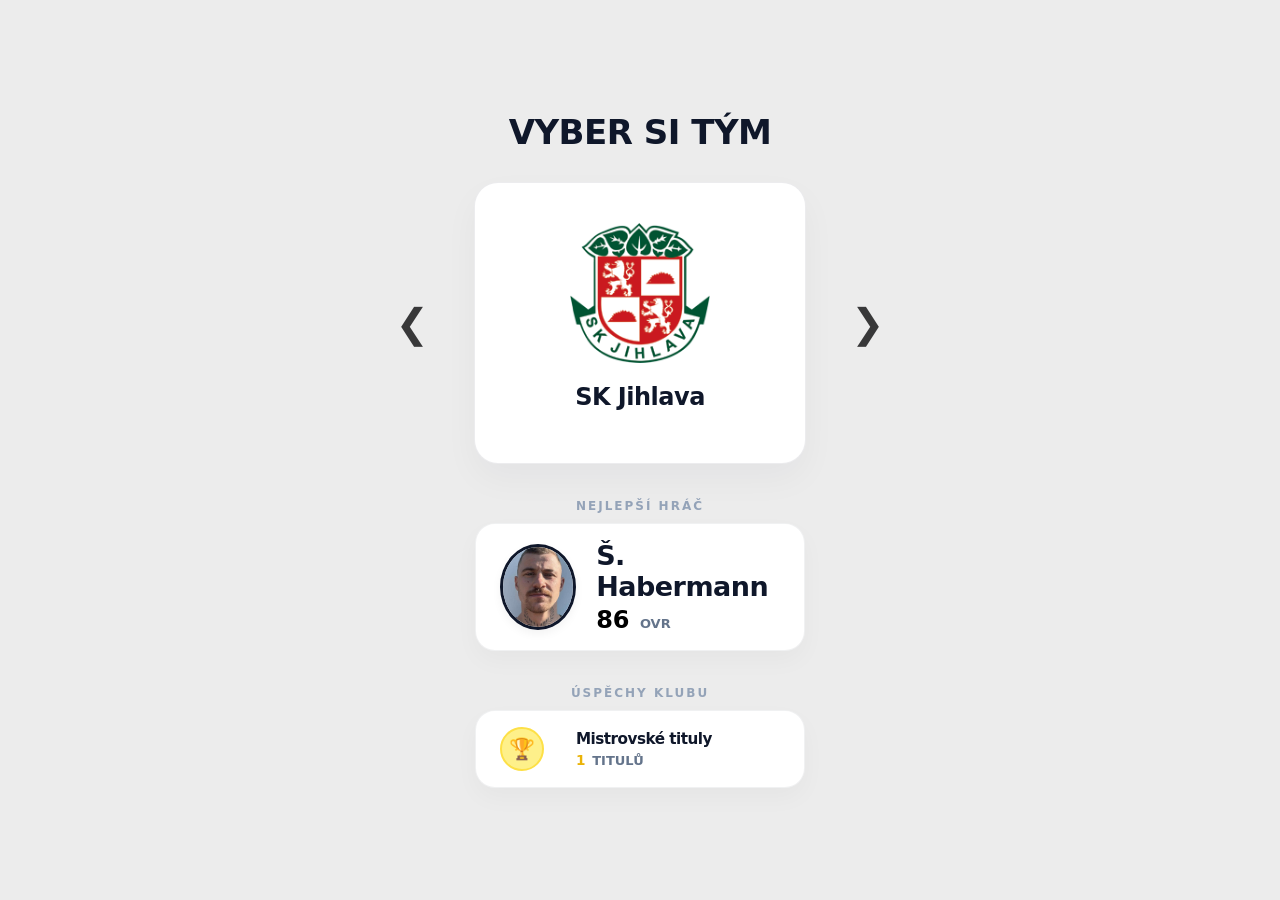
<file: sezona.html>
<!DOCTYPE html>

<html lang="cs">

<head>

    <meta charset="UTF-8">

    <title>Extraliga Hokejbalu</title>

    <link rel="stylesheet" href="style.css">

</head>

<body>

    <div id="app"></div>



<script>

function formatFileName(name) {

    if (name === "Mi. Schnaubelt") return "hraci/schnaubeltm.jpg";

    if (name === "M. Schnaubelt") return "hraci/schnaubelt.jpg";

    if (name === "D. Gruss") return "hraci/grussd.jpg";

    if (name === "T. Gruss") return "hraci/gruss.jpg";

    if (name === "M. Molnár") return "hraci/molnarm.jpg";

    if (name === "I. Molnár") return "hraci/molnar.jpg";

    if (name === "Š. Molnár") return "hraci/molnars.jpg";

    if (name === "S. Volf") return "hraci/volf.jpg";

    if (name === "L. Volf") return "hraci/volfl.jpg";

   

    let cleanName = name.normalize("NFD").replace(/[\u0300-\u036f]/g, "").toLowerCase();

    let surname = cleanName.split('.').pop().trim();

    return `hraci/${surname}.jpg`;

}



    const TEAMS_DATA = {

        "SK Jihlava": { abbr: "JIH", logo: "loga/jihlava.png",titles: 1, players: [{n:"L. Čára", ovr:84, p:"G"}, {n:"M. Hora", ovr:75, p:"D"}, {n:"Š. Habermann", ovr:86, p:"D"}, {n:"P. Král", ovr:77, p:"F"}, {n:"L. Moravský", ovr:75, p:"F"}, {n:"J. Ileček", ovr:82, p:"F"}] },

        "HBC Hostivař": { abbr: "HOS", logo: "loga/hostivar.png",titles: 2, players: [{n:"V. Mokrý", ovr:92, p:"G"}, {n:"J. Markytán", ovr:90, p:"D"}, {n:"J. Hrabár", ovr:89, p:"D"}, {n:"S. Kucharčík", ovr:94, p:"F"}, {n:"J. Čejka", ovr:98, p:"F"}, {n:"T. Šmerha", ovr:90, p:"F"}] },

        "Eagles Brno": { abbr: "BRN", logo: "loga/brno.png", players: [{n:"P. Staníček", ovr:68, p:"G"}, {n:"M. Zíma", ovr:77, p:"D"}, {n:"M. Vavrů", ovr:76, p:"D"}, {n:"D. Gruss", ovr:86, p:"F"}, {n:"S. Volf", ovr:84, p:"F"}, {n:"L. Volf", ovr:87, p:"F"}] },

        "Ježci Heřmanův Městec": { abbr: "JEZ", logo: "loga/jezci.webp", players: [{n:"T. Gruss", ovr:90, p:"G"}, {n:"F. Kovář", ovr:89, p:"D"}, {n:"T. Roztočil", ovr:87, p:"D"}, {n:"V. Kachlík", ovr:90, p:"F"}, {n:"J. Sedlák", ovr:89, p:"F"}, {n:"M. Řivnáč", ovr:88, p:"F"}] },

        "HBC Kladno": { abbr: "KLA", logo: "loga/kladno.png",titles: 6, players: [{n:"M. Jakoubek", ovr:88, p:"G"}, {n:"M. Drechsler", ovr:90, p:"D"}, {n:"R. Soukup", ovr:88, p:"D"}, {n:"M. Schnaubelt", ovr:92, p:"F"}, {n:"Mi. Schnaubelt", ovr:90, p:"F"}, {n:"M. Daníček", ovr:93, p:"F"}] },

        "HBC Pardubice": { abbr: "PCE", logo: "loga/pardubice.png",titles: 1, players: [{n:"P. Forst", ovr:89, p:"G"}, {n:"F. Kamaryt", ovr:89, p:"D"}, {n:"J. Strouhal", ovr:87, p:"D"}, {n:"N. Langr", ovr:91, p:"F"}, {n:"J. Bílý", ovr:93, p:"F"}, {n:"T. Kupka", ovr:89, p:"F"}] },

        "HC Kert Park Praha": { abbr: "KER", logo: "loga/kert.png",titles: 7, players: [{n:"L. Gerlich", ovr:91, p:"G"}, {n:"J. Blaško", ovr:89, p:"D"}, {n:"R. Peschout", ovr:88, p:"D"}, {n:"T. Wróbel", ovr:90, p:"F"}, {n:"V. Jágr", ovr:91, p:"F"}, {n:"D. Zvonek", ovr:89, p:"F"}] },

        "HBC Hradec Králové 1988": { abbr: "HRA", logo: "loga/hradec.png", players: [{n:"O. Charvát", ovr:90, p:"G"}, {n:"V. Musílek", ovr:90, p:"D"}, {n:"Š. Palán", ovr:91, p:"D"}, {n:"Š. Bohatý", ovr:86, p:"F"}, {n:"P. Bakus", ovr:89, p:"F"}, {n:"J. Pilař", ovr:90, p:"F"}] },

        "SK Hokejbal Letohrad": { abbr: "LET", logo: "loga/letohrad.webp", players: [{n:"M. Novák", ovr:89, p:"G"}, {n:"M. Nazad", ovr:88, p:"D"}, {n:"J. Bečka", ovr:87, p:"D"}, {n:"T. Lux", ovr:90, p:"F"}, {n:"M. Macháček", ovr:91, p:"F"}, {n:"V. Rozlílek", ovr:91, p:"F"}] },

        "HBC Svítkov Stars Pardubice": { abbr: "SVI", logo: "loga/svitkov.png", players: [{n:"L. Novotný", ovr:91, p:"G"}, {n:"M. Korbel", ovr:87, p:"D"}, {n:"M. Kubíček", ovr:92, p:"D"}, {n:"M. Bláha", ovr:91, p:"F"}, {n:"J. Stromko", ovr:89, p:"F"}, {n:"T. Kantor", ovr:88, p:"F"}] },

        "HBC Plzeň": { abbr: "PLZ", logo: "loga/plzen.png",titles: 2, players: [{n:"K. Kolář", ovr:88, p:"G"}, {n:"T. Chramosta", ovr:88, p:"D"}, {n:"D. Král", ovr:87, p:"D"}, {n:"M. Švarc", ovr:91, p:"F"}, {n:"V. Lokajíček", ovr:90, p:"F"}, {n:"D. Němčák", ovr:87, p:"F"}] },

        "TJ Snack Dobřany": { abbr: "DOB", logo: "loga/dobrany.png", players: [{n:"T. Humlíček", ovr:90, p:"G"}, {n:"T. Duchek", ovr:87, p:"D"}, {n:"J. Kolařík", ovr:88, p:"D"}, {n:"M. Pavlíček", ovr:92, p:"F"}, {n:"V. Šlehofer", ovr:91, p:"F"}, {n:"J. Štěpánek", ovr:89, p:"F"}] },

        "Nedělní Odreagování": { abbr: "NOD", logo: "loga/odreagovani.png", players: [{n:"L. Doležal", ovr:65, p:"G"}, {n:"E. Krainer", ovr:68, p:"D"}, {n:"V. Hons", ovr:68, p:"D"}, {n:"M. Molnár", ovr:54, p:"F"}, {n:"Š. Molnár", ovr:61, p:"F"}, {n:"I. Molnár", ovr:48, p:"F"}] },

        "JVSK Slza Okříšky": { abbr: "OKR", logo: "loga/okrisky.png", players: [{n:"R. Musil", ovr:70, p:"G"}, {n:"M. Pysk", ovr:82, p:"D"}, {n:"J. Zeman", ovr:85, p:"D"}, {n:"M. Mejzlík", ovr:89, p:"F"}, {n:"D. Fiala", ovr:85, p:"F"}, {n:"M. Dočekal", ovr:85, p:"F"}] }

    };



    let db = JSON.parse(localStorage.getItem('hokejbal_v22')) || {

        userTeam: null, currentRound: 0, matchPlayed: false,

        playoffStage: 0, playoffPairs: [], playoffWinners: [],

        finaleWinner: null, teams: {}, seasonWinners: [],

        lastResult: { hS: 0, aS: 0, hSh: 0, aSh: 0 }

    };



    if (Object.keys(db.teams).length === 0) {

        Object.keys(TEAMS_DATA).forEach(t => {

            db.teams[t] = {

                ...TEAMS_DATA[t], v:0, p:0, pts:0, gf:0, ga:0, shotsAgainst:0,

                roster: TEAMS_DATA[t].players.map(p => ({ ...p, g:0, a:0 }))

            };

        });

    }



    let selectedIdx = 0;

function render() {

if (!db.userTeam) {

    const names = Object.keys(db.teams);

    const activeTeam = db.teams[names[selectedIdx]];

   

    // 1. Najdeme nejlepšího hráče týmu podle OVR

    const bestPlayer = activeTeam.players.reduce((best, current) => {

        return (current.ovr > best.ovr) ? current : best;

    }, activeTeam.players[0]);

   

    // 2. VRÁCENO ZPĚT: Tvoje původní originální cesta k fotce

    const playerPhotoSrc = formatFileName(bestPlayer.n);

   

    document.getElementById('app').innerHTML = `

        <div class="selector-container">

            <h1>VYBER SI TÝM</h1>

           

            <div class="carousel">

                <div class="arrow" onclick="changeSelected(-1)">❮</div>

               

                <div class="team-card" onclick="confirmTeam('${names[selectedIdx]}')">

                    <img src="${activeTeam.logo}" class="team-logo-img">

                    <h2>${names[selectedIdx]}</h2>

                </div>

               

                <div class="arrow" onclick="changeSelected(1)">❯</div>

            </div>



            <div class="big-star-section">

                <span class="big-star-label">NEJLEPŠÍ HRÁČ</span>

                <div class="big-player-card">

                    <img src="${playerPhotoSrc}" class="big-player-photo" onerror="this.src='hraci/default.jpg'">

                    <div class="big-star-info">

                        <span class="big-star-name">${bestPlayer.n}</span>

                        <span class="big-star-ovr">${bestPlayer.ovr} <small>OVR</small></span>

                    </div>

                </div>

            </div>



            <div class="big-star-section" style="margin-top: 15px;">

                <span class="big-star-label">ÚSPĚCHY KLUBU</span>

                <div class="big-player-card">

                    <div style="width: 40px; height: 40px; border-radius: 50%; background: #fef08a; border: 2px solid #fde047; display: flex; align-items: center; justify-content: center; font-size: 1.3rem; flex-shrink: 0;">🏆</div>

                    <div class="big-star-info" style="margin-left: 12px; display: flex; flex-direction: column; justify-content: center;">

                        <span class="big-star-name" style="font-size: 0.95rem;">Mistrovské tituly</span>

                        <span class="big-star-ovr" style="color: #eab308; font-size: 0.85rem; font-weight: 800;">

                            ${activeTeam.titles ? activeTeam.titles : 0} <small style="color: #64748b;">TITULŮ</small>

                        </span>

                    </div>

                </div>

            </div>



        </div>`;

    return;

}



    // --- Výpočet kola a soupeřů (OPRAVENO na 13 kol + ochrana proti zápasu sám se sebou) ---

    let currentOpponent = "WATCH";

    let stageTitle = `KOLO ${db.currentRound + 1} / 13`; // Změněno z 26 na 13

   

    if (db.playoffStage === 1) stageTitle = "ČTVRTFINÁLE";

    if (db.playoffStage === 2) stageTitle = "SEMIFINÁLE";

    if (db.playoffStage === 3) stageTitle = "FINÁLE";

    if (db.finaleWinner) return showWinnerScreen();



    if (db.playoffStage === 0) {

        // Pokud se odehraje 13 kol, spustí se play-off

        if (db.currentRound >= 13) { initPlayoff(); return render(); }

       

        let tNames = Object.keys(db.teams);

        let myIdx = tNames.indexOf(db.userTeam);

       

        // Vzorec pro výpočet soupeře

        let oppIdx = (myIdx + db.currentRound + 1) % tNames.length;

       

        // OCHRANA: Pokud by měl hrát tým sám se sebou, vezme se následující tým v pořadí

        if (tNames[oppIdx] === db.userTeam) {

            oppIdx = (oppIdx + 1) % tNames.length;

        }

       

        currentOpponent = tNames[oppIdx];

    } else {

        let myPair = db.playoffPairs.find(p => p.includes(db.userTeam));

        if (myPair) currentOpponent = myPair.find(t => t !== db.userTeam);

    }



    document.getElementById('app').innerHTML = `

        <div class="layout">

            <div class="sidebar">

                <div id="side-goals"></div>

                <div id="sidebar-ui">

                    <img src="${db.teams[db.userTeam].logo}" style="width:60px; display:block; margin:auto;">

                    <h3 style="text-align:center;">${db.userTeam}</h3>

                    <p style="text-align:center; color:#ff6600; font-weight:bold">${stageTitle}</p>

                    ${renderButton(currentOpponent)}

                    ${db.playoffStage === 0 && !db.matchPlayed ? '<button class="btn" onclick="simulateWholeSeason()" style="background: #1e293b; color: #f8fafc; border: 1px solid #334155;">ODSIMULOVAT SKUPINU</button>' : ''}

                    <button class="btn" onclick="showStandings()">TABULKA</button>

                    <button class="btn" onclick="showStats()">STATISTIKY</button>

                    <button class="btn" onclick="resetSeason()" style="margin-top:20px; font-size:10px; opacity:0.3">RESET</button>

                </div>

            </div>

            <div class="main" id="view"></div>

        </div>`;

   

// PŮVODNÍ BLOK NA KONCI FUNKCE render() NAHRAĎ TÍMTO:

    if (db.matchPlayed && currentOpponent !== "WATCH") {

        showMatchEnd(currentOpponent);

    } else if (db.playoffStage > 0) {

        // ZMĚNA: V play-off (i po odehrání nebo simulaci zápasu) vždy ukážeme pavouka, ne tabulku!

        showPlayoffBrackets();

    } else {

        showStandings();

    }

}



   function renderButton(opp) {

    // Pokud jsme na konci 13. kola základní části, tlačítko nás posune do play-off

    if (db.playoffStage === 0 && db.currentRound >= 13) {

        return '<button class="btn play-btn" style="background: #e11d48;" onclick="advanceRound()">SPUSTIT PLAY-OFF 🏆</button>';

    }

   

    if (db.matchPlayed) return '<button class="btn play-btn" onclick="advanceRound()">POKRAČOVAT</button>';

    if (opp === "WATCH") return '<button class="btn play-btn" onclick="simulateRoundOnly()">SIMULOVAT KOLO</button>';

    return `<button class="btn play-btn" onclick="startMatch('${opp}')">HRÁT ZÁPAS</button>`;

}

function simulateWholeSeason() {

    // Dokud nejsme na konci 13. kola, budeme simulovat jedno kolo za druhým

    while (db.currentRound < 13 && db.playoffStage === 0) {

        let tNames = Object.keys(db.teams);

        let myIdx = tNames.indexOf(db.userTeam);

       

        // Zjistíme, kdo je v tomto kole soupeřem hráče

        let oppIdx = (myIdx + db.currentRound + 1) % tNames.length;

        if (tNames[oppIdx] === db.userTeam) {

            oppIdx = (oppIdx + 1) % tNames.length;

        }

        let currentOpponent = tNames[oppIdx];



        // 1. Odsimulujeme zápas uživatele

        quickSim(db.userTeam, currentOpponent);



        // 2. Odsimulujeme zápasy všech ostatních týmů v tomto kole

        let others = Object.keys(db.teams).filter(t => t !== db.userTeam && t !== currentOpponent).sort(() => Math.random() - 0.5);

        while(others.length >= 2) {

            quickSim(others.shift(), others.shift());

        }



        // Posuneme počítadlo kol dopředu

        db.currentRound++;

    }



    // Jakmile dojedeme na konec 13. kola, uložíme stav, vyčistíme logy gólů

    db.matchPlayed = false;

    document.getElementById('side-goals').innerHTML = "";

    save();

   

    // Vykreslíme rozhraní a rovnou uživateli ukážeme finální tabulku skupiny

    render();

    showStandings();

}

    function initPlayoff() {

        db.playoffStage = 1;

        let sorted = Object.keys(db.teams).map(n => ({n, ...db.teams[n]})).sort((a,b) => b.pts - a.pts || (b.gf-b.ga)-(a.gf-a.ga));

        db.seasonWinners = [sorted[0].n, sorted[1].n];

        db.playoffPairs = [[sorted[2].n, sorted[5].n], [sorted[3].n, sorted[4].n]];

        db.playoffWinners = [];

        save();

    }



function startMatch(opp) {
    document.getElementById('view').innerHTML = `
        <div class="nhl-scoreboard" style="padding: 40px 20px;">
            <div class="score-row">
                <div><img src="${db.teams[db.userTeam].logo}" style="width:70px"><br><b style="font-size: 1.2em;">${db.teams[db.userTeam].abbr}</b></div>
                <div class="score-big" id="l-score" style="font-size: 48px; margin: 10px 0;">0 - 0</div>
                <div><img src="${db.teams[opp].logo}" style="width:70px"><br><b style="font-size: 1.2em;">${db.teams[opp].abbr}</b></div>
            </div>
            <div class="shots-label" id="l-shots" style="font-size: 1.1em; margin-top: 15px;">STŘELY: 0 - 0</div>
        </div>
        
        <div id="field">
            <div class="field-half">${renderRoster(db.userTeam)}</div>
            <div class="field-half" style="border-left:1px dashed #333">${renderRoster(opp)}</div>
        </div>
        
        <div id="button-container" style="display: flex; gap: 15px; margin-top: 30px; justify-content: center;">
            <button class="btn play-btn" id="sim-btn" onclick="resolveMatch('${db.userTeam}', '${opp}')">RYCHLÁ SIMULACE</button>
            <button class="btn play-btn" id="live-btn" style="background: #22c55e;" onclick="startLiveMatch('${db.userTeam}', '${opp}')">POMALÁ SIMULACE</button>
        </div>
        <div id="side-goals"></div>`;
}

function startLiveMatch(h, a) {
    document.getElementById('button-container').innerHTML = '<p>Zápas probíhá...</p>';
    
    const getPower = (tn) => db.teams[tn].roster.reduce((sum, p) => sum + p.ovr, 0) / 6;
    const calcChance = (off, def) => (off / (def * 1.08)) * 0.088;
    
    let minute = 0;
    let hS = 0, aS = 0;
    let hSh = 0, aSh = 0;
    const totalShotsH = 18 + Math.floor(Math.random() * 15);
    const totalShotsA = 18 + Math.floor(Math.random() * 15);
    const chanceH = calcChance(getPower(h), db.teams[a].roster[0].ovr);
    const chanceA = calcChance(getPower(a), db.teams[h].roster[0].ovr);

    document.getElementById('side-goals').innerHTML = `<div class="goal-log"><h3>GÓLY</h3></div>`;

    let liveSim = setInterval(() => {
        minute += 2;
        
        const processGoal = (team, isHome) => {
            let players = db.teams[team].roster.filter((_, i) => i > 0);
            let s = players[Math.floor(Math.random() * players.length)];
            s.g++;
            let assts = [];
            // První asistence
            if (Math.random() < 0.9) {
                let a1 = players[Math.floor(Math.random() * players.length)];
                if (a1.n !== s.n) { a1.a++; assts.push(a1.n); }
                // Druhá asistence
                if (Math.random() < 0.7) {
                    let a2 = players[Math.floor(Math.random() * players.length)];
                    if (a2.n !== s.n && a2.n !== a1.n) { a2.a++; assts.push(a2.n); }
                }
            }
            
            // Výpis do logu
            let log = document.querySelector('.goal-log');
            log.innerHTML += `<div class="goal-entry"><img src="${db.teams[team].logo}" class="mini-logo"> <b>${s.n}</b><br><span class="goal-asst">Asist: ${assts.join(', ') || '---'}</span></div>`;
        };

        if (hSh < totalShotsH && Math.random() < 0.8) {
            hSh++;
            if (Math.random() < chanceH) { hS++; processGoal(h); }
        }
        if (aSh < totalShotsA && Math.random() < 0.9) {
            aSh++;
            if (Math.random() < chanceA) { aS++; processGoal(a); }
        }

        document.getElementById('l-score').innerHTML = `<div style="font-size: 14px; color: #64748b; margin-bottom: 5px;">${minute}. MINUTA</div>${hS} - ${aS}`;
        document.getElementById('l-shots').innerText = `STŘELY: ${hSh} - ${aSh}`;

        if (minute >= 45) {
            clearInterval(liveSim);
            if (hS === aS) Math.random() > 0.5 ? hS++ : aS++;
            db.lastResult = { hS, aS, hSh, aSh };
            updateStats(h, a, hS, aS, hSh, aSh);
            save();
            finishMatch(h, a, hS, aS);
        }
    }, 400);
}

function finishMatch(h, a, hS, aS) {
    updateStats(h, a, hS, aS, db.lastResult.hSh, db.lastResult.aSh);
    if (db.playoffStage > 0) {
        db.playoffWinners.push(hS > aS ? h : a);
        simulateRemainingPairs();
    } else {
        simulateOtherSeasonMatches(h, a);
    }
    db.matchPlayed = true;
    save();
    showMatchEnd(a === db.userTeam ? h : a);
}


    function showMatchEnd(opp) {

        document.getElementById('view').innerHTML = `

            <div class="nhl-scoreboard">

                <div class="score-row">

                    <div><img src="${db.teams[db.userTeam].logo}" style="width:55px"><br>${db.teams[db.userTeam].abbr}</div>

                    <div class="score-big">${db.lastResult.hS} - ${db.lastResult.aS}</div>

                    <div><img src="${db.teams[opp].logo}" style="width:55px"><br>${db.teams[opp].abbr}</div>

                </div>

                <div class="shots-label">STŘELY: ${db.lastResult.hSh} - ${db.lastResult.aSh}</div>

            </div>

            <div id="field">

                <div class="field-half">${renderRoster(db.userTeam)}</div>

                <div class="field-half" style="border-left:1px dashed #333">${renderRoster(opp)}</div>

            </div>

            <button class="btn play-btn" style="margin-top:20px" onclick="advanceRound()">POKRAČOVAT</button>`;

    }



    function resolveMatch(h, a) {

        const getPower = (tn) => db.teams[tn].roster.reduce((sum, p) => sum + p.ovr, 0) / 6;

        let hSh = 18 + Math.floor(Math.random() * 15), aSh = 18 + Math.floor(Math.random() * 15);

        const calcG = (sh, off, def) => {

            let g = 0; let ch = (off / (def * 1.08)) * 0.088;

            for(let i=0; i<sh; i++) if(Math.random() < ch) g++;

            return g;

        };

        let hS = calcG(hSh, getPower(h), db.teams[a].roster[0].ovr);

        let aS = calcG(aSh, getPower(a), db.teams[h].roster[0].ovr);

        if (hS === aS) Math.random() > 0.5 ? hS++ : aS++;

        db.lastResult = { hS, aS, hSh, aSh };

       

        const generateLog = (tN, count) => {

            let l = "";

            const players = db.teams[tN].roster.filter((_, i) => i > 0);

            for(let i = 0; i < count; i++) {

                let sIdx = Math.floor(Math.random() * players.length);

                players[sIdx].g++;

                let assts = [];

                let others = players.filter((_, idx) => idx !== sIdx);

                if(Math.random() < 0.9) {

                    let a1 = Math.floor(Math.random() * others.length);

                    others[a1].a++; assts.push(others[a1].n);

                    if(Math.random() < 0.7) {

                        others.splice(a1, 1);

                        let a2 = Math.floor(Math.random() * others.length);

                        others[a2].a++; assts.push(others[a2].n);

                    }

                }

                l += `<div class="goal-entry"><img src="${db.teams[tN].logo}" class="mini-logo"> <b>${players[sIdx].n}</b><br><span class="goal-asst">Asist: ${assts.length > 0 ? assts.join(', ') : '---'}</span></div>`;

            }

            return l;

        };

       

        db.playoffWinners = [];

        updateStats(h, a, hS, aS, hSh, aSh); // Opraveno pořadí argumentů pro správný zápis statistik

       

        if (db.playoffStage > 0) {

            db.playoffWinners.push(hS > aS ? h : a);

            simulateRemainingPairs();

        } else {

            simulateOtherSeasonMatches(h, a);

        }

       

        db.matchPlayed = true;

        save();

        render();

        document.getElementById('side-goals').innerHTML = `<div class="goal-log"><h3>GÓLY</h3>` + generateLog(h, hS) + generateLog(a, aS) + `</div>`;

    }



    function simulateRoundOnly() {

        db.playoffWinners = [];

        simulateRemainingPairs();

        db.matchPlayed = true;

        save();

        render();

    }



    function simulateRemainingPairs() {

        db.playoffPairs.forEach(pair => {

            if (!pair.includes(db.userTeam)) {

                let win = quickSim(pair[0], pair[1]);

                db.playoffWinners.push(win);

            }

        });

    }



    function simulateOtherSeasonMatches(uH, uA) {

        let others = Object.keys(db.teams).filter(t => t !== uH && t !== uA).sort(() => Math.random() - 0.5);

        while(others.length >= 2) quickSim(others.shift(), others.shift());

    }



    function quickSim(t1, t2) {

        const getPower = (tn) => db.teams[tn].roster.reduce((sum, p) => sum + p.ovr, 0) / 6;

        let s1 = 18 + Math.floor(Math.random() * 15), s2 = 18 + Math.floor(Math.random() * 15);

        let g1 = Math.floor(s1 * (getPower(t1) / db.teams[t2].roster[0].ovr) * 0.09);

        let g2 = Math.floor(s2 * (getPower(t2) / db.teams[t1].roster[0].ovr) * 0.09);

        if(g1 === g2) Math.random() > 0.5 ? g1++ : g2++;

       

        updateStats(t1, t2, g1, g2, s1, s2);

       

        [ {n:t1, g:g1}, {n:t2, g:g2} ].forEach(side => {

            const players = db.teams[side.n].roster.filter((_, i) => i > 0);

            for(let i=0; i < side.g; i++) {

                let sIdx = Math.floor(Math.random() * players.length);

                players[sIdx].g++;

                if(Math.random() < 0.8) {

                    let a1 = (sIdx + 1) % players.length;

                    players[a1].a++;

                    if(Math.random() < 0.5) {

                        let a2 = (sIdx + 2) % players.length;

                        players[a2].a++;

                    }

                }

            }

        });

        return g1 > g2 ? t1 : t2;

    }



    function updateStats(t1, t2, g1, g2, sh1, sh2) {

        db.teams[t1].gf += g1; db.teams[t1].ga += g2; db.teams[t1].shotsAgainst += sh2;

        db.teams[t2].gf += g2; db.teams[t2].ga += g1; db.teams[t2].shotsAgainst += sh1;

        if(g1 > g2) { db.teams[t1].v++; db.teams[t1].pts += 3; db.teams[t2].p++; }

        else { db.teams[t2].v++; db.teams[t2].pts += 3; db.teams[t1].p++; }

    }



  function showStandings() {
    // 1. Určení soupeře pro vizitku (stejná logika jako v render)
    let nextMatchHTML = "";
    if (db.playoffStage === 0 && db.currentRound < 13) {
        let tNames = Object.keys(db.teams);
        let myIdx = tNames.indexOf(db.userTeam);
        let oppIdx = (myIdx + db.currentRound + 1) % tNames.length;
        if (tNames[oppIdx] === db.userTeam) { oppIdx = (oppIdx + 1) % tNames.length; }
        
        let opponent = tNames[oppIdx];
        
        nextMatchHTML = `
            <div class="next-match-banner">
                <div class="next-match-header">Příští zápas</div>
                <div class="next-match-teams">
                    <img src="${db.teams[db.userTeam].logo}" class="next-match-logo">
                    <span class="next-match-vs">VS<h70></span>
                    <img src="${db.teams[opponent].logo}" class="next-match-logo">
                </div>
                <div class="next-match-names">${db.userTeam}<h7>versus</h7> ${opponent}</div>
            </div>`;
    }

    // 2. Vykreslení tabulky
    let arr = Object.keys(db.teams).map(n => ({n, ...db.teams[n]})).sort((a,b) => b.pts - a.pts || (b.gf-b.ga)-(a.gf-a.ga));
    let h = `<h2>Tabulka</h2>${nextMatchHTML}<table><tr><th>#</th><th>Tým</th><th>Z</th><th>V</th><th>P</th><th>Skóre</th><th>B</th></tr>`;
    
    arr.forEach((t, i) => {
        let rowClass = (t.n == db.userTeam ? 'highlight ' : '') + (i === 5 ? 'po-border' : '');
        h += `<tr class="${rowClass}"><td>${i+1}.</td><td><img src="${t.logo}" class="mini-logo"> ${t.n}</td><td>${t.v+t.p}</td><td>${t.v}</td><td>${t.p}</td><td>${t.gf}:${t.ga}</td><td>${t.pts}</td></tr>`;
    });
    
    document.getElementById('view').innerHTML = h + "</table>";
}

    function showStats() {

        let sk = [];

        let gk = [];

        Object.keys(db.teams).forEach(tN => {

            db.teams[tN].roster.forEach((p, i) => {

                const isUser = tN === db.userTeam;

                if(i === 0) {

                    let perc = db.teams[tN].shotsAgainst > 0 ? (1 - (db.teams[tN].ga / db.teams[tN].shotsAgainst)) * 100 : 0;

                    gk.push({n:p.n, t:db.teams[tN].abbr, ga:db.teams[tN].ga, sh:db.teams[tN].shotsAgainst, p:perc, logo:db.teams[tN].logo, isUser});

                } else {

                    sk.push({n:p.n, t:db.teams[tN].abbr, g:p.g, a:p.a, b:p.g+p.a, logo:db.teams[tN].logo, isUser});

                }

            });

        });

        gk.sort((a,b) => b.p - a.p);

        sk.sort((a,b) => b.b - a.b || b.g - a.g);

        let h = `<h2>Kanadské bodování</h2><table><tr><th>Hráč</th><th>Tým</th><th>G</th><th>A</th><th>B</th></tr>`;

        sk.slice(0,25).forEach(p => {

            let rowClass = p.isUser ? 'highlight' : '';

            h += `<tr class="${rowClass}"><td><img src="${p.logo}" class="mini-logo"> ${p.n}</td><td>${p.t}</td><td>${p.g}</td><td>${p.a}</td><td><b>${p.b}</b></td></tr>`;

        });

        h += `</table><br><h2>Statistiky Brankářů</h2><table><tr><th>Gólman</th><th>Tým</th><th>Zásahy/Střely</th><th>Úspěšnost</th></tr>`;

        gk.forEach(p => {

            let rowClass = p.isUser ? 'highlight' : '';

            h += `<tr class="${rowClass}"><td><img src="${p.logo}" class="mini-logo"> ${p.n}</td><td>${p.t}</td><td>${p.sh-p.ga}/${p.sh}</td><td><b>${p.p.toFixed(1)} %</b></td></tr>`;

        });

        document.getElementById('view').innerHTML = h + "</table>";

    }



    function advanceRound() {

        if (db.playoffStage === 0) {

            db.currentRound++;

        } else {

            let winners = [...db.playoffWinners];

            if (db.playoffStage === 1) {

                db.playoffStage = 2;

                db.playoffPairs = [[db.seasonWinners[0], winners[1]], [db.seasonWinners[1], winners[0]]];

            }

            else if (db.playoffStage === 2) {

                db.playoffStage = 3;

                db.playoffPairs = [[winners[0], winners[1]]];

            }

            else {

                db.finaleWinner = winners[0];

            }

        }

        db.matchPlayed = false;

        db.playoffWinners = [];

        document.getElementById('side-goals').innerHTML = "";

        save();

        render();

    }



    function showPlayoffBrackets() {

        let h = `<h2>PLAY-OFF - ${db.playoffStage === 1 ? 'ČTVRTFINÁLE' : db.playoffStage === 2 ? 'SEMIFINÁLE' : 'FINÁLE'}</h2>`;

        db.playoffPairs.forEach(pair => {

            h += `<div class="team-card" style="width:96%; margin-bottom:10px; padding:15px; display:flex; align-items:center; justify-content:space-between;">

                    <span><img src="${db.teams[pair[0]].logo}" class="mini-logo"> ${pair[0]}</span>

                    <b style="color:#ff6600">VS</b>

                    <span>${pair[1]} <img src="${db.teams[pair[1]].logo}" class="mini-logo"></span>

                  </div>`;

        });

        if(db.playoffStage === 1) h += `<p style="opacity:0.5; font-size:0.8em">* ${db.seasonWinners.join(' a ')} čekají v semifinále.</p>`;

        document.getElementById('view').innerHTML = h;

    }

   

function renderRoster(t) {

    const p = db.teams[t].roster;

    const pDiv = (pl) => `

        <div class="player-pos">

            <img src="${formatFileName(pl.n)}" class="player-photo" onerror="this.src='hraci/default.jpg'">

            ${pl.n} <span class="ovr">${pl.ovr}</span>

        </div>`;



    return `

        <div style="border-color:#ff6600">${pDiv(p[0])}</div>

        <div style="display:flex;gap:10px;margin:15px 0">${pDiv(p[1])}${pDiv(p[2])}</div>

        <div style="display:flex;gap:5px">${pDiv(p[3])}${pDiv(p[4])}${pDiv(p[5])}</div>`;

}



    function showWinnerScreen() {

        const team = db.teams[db.finaleWinner];

        let allPlayers = [];

        Object.keys(db.teams).forEach(tName => {

            db.teams[tName].roster.forEach((p, i) => {

                if (i > 0) { allPlayers.push({ n: p.n, g: p.g, a: p.a, b: p.g + p.a, t: tName }); }

            });

        });

        const topScorer = [...allPlayers].sort((a, b) => b.g - a.g || b.b - a.b)[0];

        const topProducer = [...allPlayers].sort((a, b) => b.b - a.b || b.g - a.g)[0];

        document.getElementById('app').innerHTML = `

            <div style="text-align:center; padding:60px;">

                <h1 style="font-size: 3em; color: #FFDF00; margin-bottom: 10px;">MISTŘI!</h1>

                <img src="${team.logo}" style="width:200px; margin-bottom: 20px;">

                <h2 style="font-size: 2.5em; margin-top: 0;">${db.finaleWinner}</h2>

                <div style="display: flex; justify-content: center; gap: 50px; margin: 40px 0; background: rgba(255,255,255,0.05); padding: 30px; border-radius: 20px; border: 1px solid #333;">

                    <div>

                        <h3 style="color: #ff6600;">Nejlepší střelec</h3>

                        <p style="font-size: 1.2em; margin-bottom: 5px;"><b>${topScorer.n}</b></p>

                        <p style="color: #888; margin-top: 0;">${topScorer.t} — ${topScorer.g} gólů</p>

                    </div>

                    <div style="width: 1px; background: #333;"></div>

                    <div>

                        <h3 style="color: #ff6600;">Nejproduktivnější hráč</h3>

                        <p style="font-size: 1.2em; margin-bottom: 5px;"><b>${topProducer.n}</b></p>

                        <p style="color: #888; margin-top: 0;">${topProducer.t} — ${topProducer.b} bodů (${topProducer.g}+${topProducer.a})</p>

                    </div>

                </div>

                <button class="btn" style="width:250px; margin:auto; background: #4CAF50;" onclick="resetSeason()">NOVÁ SEZÓNA</button>

            </div>`;

    }



    function changeSelected(dir) { const n = Object.keys(db.teams); selectedIdx = (selectedIdx + dir + n.length) % n.length; render(); }

    function confirmTeam(t) { db.userTeam = t; save(); render(); }

    function save() { localStorage.setItem('hokejbal_v22', JSON.stringify(db)); }

    function resetSeason() { localStorage.removeItem('hokejbal_v22'); location.reload(); }

    render();

</script>

</body>

</html>
</file>
<file: style.css>
/* ==========================================================================
   Základní nastavení a pozadí stránky
   ========================================================================== */
body {
    background-color: #ffffff;
    background-image: 
        radial-gradient(at 50% 0%, rgba(255, 85, 0, 0.05) 0px, transparent 50%),
        radial-gradient(at 100% 100%, rgba(0, 102, 204, 0.03) 0px, transparent 50%);
    color: #000000;
    font-family: 'Aptos Display', 'Aptos', 'Inter', system-ui, -apple-system, sans-serif;
    font-size: 15px;
    margin: 0;
    padding: 0;
    min-height: 100vh;
}

/* Hlavní rozvržení s jemným stínem pro čistý kontrast */
.layout {
    display: flex;
    max-width: 1450px;
    margin: 0 auto;
    min-height: 100vh;
    background: #ffffff;
    box-shadow: 0 0 40px rgba(15, 23, 42, 0.05);
}

/* ==========================================================================
   Sidebar (Herní info panel) - Čisté bílé sklo
   ========================================================================== */
.sidebar {
    width: 340px;
    background: rgba(255, 255, 255, 0.85);
    backdrop-filter: blur(12px);
    border-right: 1px solid rgba(15, 23, 42, 0.06); 
    display: flex; 
    flex-direction: column;
    padding: 35px 25px;
    box-sizing: border-box;
    flex-shrink: 0;
}

#sidebar-ui {
    display: flex;
    flex-direction: column;
    gap: 14px;
}

#sidebar-ui h3 {
    font-size: 23px;
    letter-spacing: -0.5px;
    margin: 15px 0 5px 0;
    font-weight: 700;
    color: #0f172a;
}

/* Výpis gólů (Zápasový ticker) - ZVĚTŠENO PRO LEPŠÍ PŘEHLED BEZ SCROLLOVÁNÍ */
.goal-log {
    background: #f8fafc;
    border: 1px solid rgba(15, 23, 42, 0.05);
    border-radius: 12px;
    padding: 18px;
    margin-bottom: 20px;
    max-height: 550px; /* Zvětšeno z původních 250px */
    overflow-y: auto;
}

.goal-log h3 {
    margin-top: 0;
    color: #515151;
    font-size: 14px;
    text-transform: uppercase;
    letter-spacing: 1.5px;
    border-bottom: 1px solid rgba(255, 85, 0, 0.15);
    padding-bottom: 10px;
    text-align: center;
}

.goal-entry {
    font-size: 14px;
    padding: 10px 0;
    border-bottom: 1px solid rgba(0, 0, 0, 0.03);
    line-height: 1.4;
    color: #334155;
}

.goal-entry b {
    color: #0f172a;
}

.goal-asst {
    font-size: 12px;
    color: #64748b;
    font-style: italic;
    display: block;
    margin-top: 2px;
}

/* ==========================================================================
   Tlačítka (Plochý design a herní černá)
   ========================================================================== */
.btn {
    background: #f1f5f9;
    color: #475569;
    border: 1px solid rgba(15, 23, 42, 0.04);
    padding: 14px 20px;
    font-weight: 700;
    font-size: 14px;
    border-radius: 12px;
    cursor: pointer;
    text-transform: uppercase;
    letter-spacing: 0.5px;
    transition: all 0.2s ease;
    width: 100%;
    box-sizing: border-box;
}

.btn:hover {
    background: #e2e8f0;
    color: #ffffff;
    box-shadow: 0 4px 12px rgba(15, 23, 42, 0.04);
}

.play-btn {
    background: linear-gradient(135deg, #000000 0%, #000000 100%);
    border: none;
    color: white;
    font-size: 15px;
    font-weight: 700;
    letter-spacing: 0.5px;
    padding: 16px 25px;
    border-radius: 12px;
    box-shadow: 0 4px 18px rgba(0, 0, 0, 0.15);
    margin-bottom: 10px;
}

.play-btn:hover {
    background: linear-gradient(135deg, #111111 0%, #111111 100%);
    box-shadow: 0 6px 22px rgba(0, 0, 0, 0.3);
    transform: translateY(-1px);
}

/* ==========================================================================
   Hlavní panel a Scoreboard
   ========================================================================== */
.main {
    flex: 1;
    padding: 40px;
    display: flex;
    flex-direction: column;
    align-items: center;
    background: #f8fafc;
    overflow-y: auto;
}

.nhl-scoreboard {
    background: #ffffff;
    width: 100%;
    max-width: 980px;
    padding: 22px 40px;
    border-radius: 20px;
    margin-bottom: 30px;
    border: 1px solid rgba(15, 23, 42, 0.05);
    box-shadow: 0 10px 30px rgba(15, 23, 42, 0.03);
    box-sizing: border-box;
}

.score-row {
    display: flex;
    align-items: center;
    justify-content: space-between;
    text-align: center;
    font-size: 18px;
    font-weight: 700;
    color: #0f172a;
}

.score-row > div:first-child, 
.score-row > div:last-child {
    width: 140px;
}

.score-row img {
    height: 68px;
    object-fit: contain;
    margin-bottom: 6px;
    filter: drop-shadow(0 4px 6px rgba(0,0,0,0.04));
}

.score-big {
    font-size: 48px;
    font-weight: 800;
    background: #0f172a;
    color: #ffffff;
    padding: 4px 32px;
    border-radius: 12px;
    letter-spacing: 1px;
}

.shots-label {
    text-align: center;
    font-size: 12px;
    color: #64748b;
    margin-top: 12px;
    font-weight: 700;
    text-transform: uppercase;
    letter-spacing: 1.5px;
}

/* ==========================================================================
   Hřiště a rozestavení lajn
   ========================================================================== */
#field {
    display: flex;
    width: 100%;
    max-width: 980px;
    height: 560px; /* Mírně zvýšeno pro větší pohodlí velkých vizitek */
    background-color: #ffffff;
    border: 4px solid #cbd5e1;
    border-radius: 40px;
    overflow: hidden;
    margin-bottom: 25px;
    box-shadow: inset 0 0 40px rgba(15, 23, 42, 0.01), 0 15px 40px rgba(15, 23, 42, 0.04);
    position: relative;
    box-sizing: border-box;
}

.field-half {
    flex: 1;
    width: 50%;
    display: flex;
    flex-direction: column;
    justify-content: space-around;
    align-items: center;
    padding: 20px 10px;
    box-sizing: border-box;
    z-index: 2;
    position: relative;
}

.field-half:last-child {
    flex-direction: column; 
}

.field-half > div {
    width: 100%;
    display: flex !important;
    justify-content: center;
    align-items: center;
    gap: 15px;
    min-height: 70px;
}

/* ==========================================================================
   Kartičky hráčů (Zvětšený pilulkový design)
   ========================================================================== */
/* ==========================================================================
   Kartičky hráčů (Vertikální design - fotka nahoře, text dole)
   ========================================================================== */
.player-pos {
    background: rgba(255, 255, 255, 0.95);
    backdrop-filter: blur(8px);
    border: 1px solid #e2e8f0;
    padding: 12px 10px;
    border-radius: 16px; /* Změněno z pilulky na zaoblený obdélník pro vertikální styl */
    display: inline-flex;
    flex-direction: column; /* Umístí prvky pod sebe */
    align-items: center;
    justify-content: center;
    gap: 8px;
    width: 130px; /* Fixní šířka pro úhledné zarovnání */
    font-size: 14px; /* Větší čitelné jméno */
    font-weight: 700;
    color: #1e293b;
    box-shadow: 0 4px 12px rgba(15, 23, 42, 0.04);
    transition: all 0.2s cubic-bezier(0.4, 0, 0.2, 1);
    box-sizing: border-box;
    text-align: center;
}

.player-pos:hover {
    transform: translateY(-4px);
    background: #ffffff;
    box-shadow: 0 8px 25px rgba(15, 23, 42, 0.1);
}

/* FOTKA HRÁČE - Zůstává velká a přehledná nahoře */
.player-photo {
    width: 65px;  
    height: 65px; 
    border-radius: 50%;
    object-fit: cover;
    background: #f1f5f9;
    border: 2px solid #cbd5e1;
    flex-shrink: 0;
}

/* HODNOCENÍ (OVR) - Centrováno pod fotkou vedle nebo pod jménem */
.ovr {
    margin-left: 0; /* Zrušeno odsunutí doprava */
    background: #f1f5f9;
    color: #475569;
    padding: 3px 8px;
    border-radius: 6px;
    font-size: 12px;
    font-weight: 800;
    display: inline-block;
    margin-top: 2px;
}

/* Ohraničení podle příslušnosti k domácím/hostům */
.field-half:first-child .player-pos { border-color: rgba(0, 0, 0, 0.2); }
.field-half:first-child .player-pos:hover { border-color: #000000; }
.field-half:first-child .player-photo { border-color: #000000; }

.field-half:last-child .player-pos { border-color: rgba(0, 102, 204, 0.2); }
.field-half:last-child .player-pos:hover { border-color: #0066cc; }
.field-half:last-child .player-photo { border-color: #0066cc; }
/* ==========================================================================
   Tabulky a Statistiky
   ========================================================================== */
h2 {
    width: 100%;
    max-width: 980px;
    text-align: left;
    font-size: 25px;
    font-weight: 700;
    letter-spacing: -0.5px;
    margin: 35px 0 18px 0;
    padding-bottom: 12px;
    border-bottom: 1px solid #e2e8f0;
    color: #0f172a;
}

table {
    width: 100%;
    max-width: 980px;
    border-collapse: collapse;
    background: #ffffff;
    border-radius: 16px;
    overflow: hidden;
    border: 1px solid rgba(15, 23, 42, 0.05);
    box-shadow: 0 10px 30px rgba(15, 23, 42, 0.03);
    margin-bottom: 30px;
}

th, td {
    padding: 16px 22px;
    text-align: left;
    border-bottom: 1px solid #f1f5f9;
}

th {
    background: #1f2c38;
    color: #64748b;
    font-size: 12px;
    text-transform: uppercase;
    letter-spacing: 1px;
    font-weight: 700;
}

td {
    font-size: 19px;
    color: #334155;
}

tr:hover td {
    background: #f8fafc;
}

.mini-logo {
    width: 28px;
    height: 28px;
    object-fit: contain;
    vertical-align: middle;
    margin-right: 12px;
}

.highlight {
    background: rgba(255, 85, 0, 0.04) !important;
}

.highlight td {
    color: #000000;
    font-weight: 700;
}

.po-border td {
    border-bottom: 2px solid rgba(0, 0, 0, 0.25) !important;
}

td b {
    color: #0f172a;
}

/* ==========================================================================
   Úvodní Výběr Týmu (Carousel) - Čistý design
   ========================================================================== */
.selector-container {
    display: flex;
    flex-direction: column;
    align-items: center;
    justify-content: center;
    min-height: 100vh;
    width: 100%;
    background: #ececec;
    gap: 20px; 
}

.selector-container h1 {
    font-size: 34px;
    font-weight: 800;
    letter-spacing: -0.5px;
    margin: 0 0 10px 0;
    color: #0f172a;
}

.carousel {
    display: flex;
    align-items: center;
    gap: 45px;
}

.carousel .team-card {
    background: #ffffff !important;
    border: 1px solid rgba(15, 23, 42, 0.08);
    padding: 40px;
    border-radius: 24px;
    text-align: center;
    cursor: pointer;
    box-shadow: 0 15px 35px rgba(15, 23, 42, 0.04);
    transition: all 0.3s ease;
    width: 250px; 
    display: flex;
    flex-direction: column;
    align-items: center;
}

.carousel .team-card:hover {
    transform: translateY(-4px);
    box-shadow: 0 20px 40px rgba(0, 0, 0, 0.08);
}

.carousel .team-card .team-logo-img {
    width: 140px;
    height: 140px;
    object-fit: contain;
    margin-bottom: 20px;
}

.carousel .team-card h2 {
    border: none;
    text-align: center;
    margin: 0;
    font-size: 24px;
    color: #0f172a !important;
    font-weight: 800;
}

/* ==========================================================================
   Velká samostatná hráčská vizitka pod kartou
   ========================================================================== */
.big-star-section {
    display: flex;
    flex-direction: column;
    align-items: center;
    margin-top: 15px;
    width: 200%;
    max-width: 330px; 
}

.big-star-label {
    font-size: 12px;
    font-weight: 900;
    color: #94a3b8;
    text-transform: uppercase;
    letter-spacing: 2px;
    margin-bottom: 10px;
}

.big-player-card {
    display: flex;
    align-items: center;
    gap: 20px;
    background: #ffffff;
    padding: 16px 24px;
    border-radius: 20px;
    border: 1px solid rgba(15, 23, 42, 0.06);
    box-shadow: 0 10px 25px rgba(0, 0, 0, 0.03);
    width: 100%;
    box-sizing: border-box;
}

.big-player-photo {
    width: 80px;
    height: 80px;
    border-radius: 50%;
    object-fit: cover;
    background: #f1f5f9;
    border: 3px solid #0f172a; 
    box-shadow: 0 4px 10px rgba(0, 0, 0, 0.05);
}

.big-star-info {
    display: flex;
    flex-direction: column;
    justify-content: center;
    gap: 4px;
}

.big-star-name {
    font-size: 27px;
    font-weight: 800;
    color: #0f172a;
    letter-spacing: -0.5px;
}

.big-star-ovr {
    font-size: 24px;
    font-weight: 900;
    color: #000000;
}

.big-star-ovr small {
    font-size: 13px;
    font-weight: 700;
    color: #64748b;
    text-transform: uppercase;
    margin-left: 2px;
}

/* Šipky karuselu */
.arrow {
    font-size: 40px;
    color: #383839;
    cursor: pointer;
    transition: all 0.2s;
    user-select: none;
}

.arrow:hover {
    color: #000000;
    transform: scale(1.15);
}

/* ==========================================================================
   Scrollbary a doplňky
   ========================================================================== */
::-webkit-scrollbar { width: 6px; }
::-webkit-scrollbar-track { background: transparent; }
::-webkit-scrollbar-thumb { background: #cbd5e1; border-radius: 10px; }
::-webkit-scrollbar-thumb:hover { background: #94a3b8; }

/* Stylování pro ikonku poháru */
.club-trophy-icon {
    width: 40px;
    height: 40px;
    border-radius: 50%;
    background: #fef08a;
    border: 2px solid #fde047;
    display: flex;
    align-items: center;
    justify-content: center;
    font-size: 1.3rem;
    flex-shrink: 0;
}

/* Úprava textu u počtu titulů */
.titles-count {
    color: #eab308;
    font-size: 0.85rem;
    font-weight: 800;
}

.titles-count small {
    color: #64748b;
}

.titles-label-name {
    font-size: 0.95rem;
}

/* Styling pro vizitku příštího zápasu */
h7 {
    color: rgb(255, 255, 255);
}
.next-match-banner {
    background: #ffffff;
    width: 100%;
    max-width: 980px;
    padding: 20px;
    border-radius: 20px;
    border: 1px solid rgba(15, 23, 42, 0.05);
    box-shadow: 0 10px 30px rgba(15, 23, 42, 0.03);
    margin-bottom: 30px;
    box-sizing: border-box;
    text-align: center;
}

.next-match-header {
    font-size: 11px;
    font-weight: 800;
    text-transform: uppercase;
    letter-spacing: 1.5px;
    color: #64748b;
    margin-bottom: 15px;
}

.next-match-teams {
    display: flex;
    justify-content: center;
    align-items: center;
    gap: 25px;
}

.next-match-logo {
    width: 50px;
    height: 50px;
    object-fit: contain;
}

.next-match-vs {
    font-size: 14px;
    font-weight: 800;
    color: #0f172a;
    background: #f1f5f9;
    padding: 4px 10px;
    border-radius: 8px;
}

.next-match-names {
    margin-top: 15px;
    font-weight: 700;
    color: #0f172a;
    font-size: 16px;
}
/* --- PLAY-OFF BRACKETS (PAVOUK) V CSS --- */
.brackets-wrapper {
    display: flex;
    justify-content: space-around;
    align-items: center;
    background: #f8fafc;
    padding: 30px;
    border-radius: 16px;
    border: 1px solid #e2e8f0;
    margin: 20px 0;
}
.bracket-column {
    display: flex;
    flex-direction: column;
    justify-content: space-around;
    height: 350px;
}
.bracket-match {
    background: white;
    border: 1px solid #cbd5e1;
    border-radius: 10px;
    width: 200px;
    box-shadow: 0 4px 6px -1px rgba(0,0,0,0.05);
    overflow: hidden;
}
.bracket-team {
    display: flex;
    justify-content: space-between;
    align-items: center;
    padding: 8px 12px;
    font-size: 13px;
    font-weight: 600;
    border-bottom: 1px solid #f1f5f9;
}
.bracket-team:last-child {
    border-bottom: none;
}
.bracket-team.winner {
    background: #f0fdf4;
    color: #16a34a;
    font-weight: 800;
}
.bracket-score {
    font-weight: 800;
    background: #e2e8f0;
    padding: 2px 6px;
    border-radius: 4px;
    font-size: 12px;
}
.bracket-team.winner .bracket-score {
    background: #22c55e;
    color: white;
}
.bracket-title {
    text-align: center;
    font-weight: 800;
    font-size: 11px;
    color: #64748b;
    text-transform: uppercase;
    margin-bottom: 5px;
}

/* --- MECHANIKA TRESTŮ A ODVOLÁNÍ --- */
.penalty-flash {
    background: #fef2f2 !important;
    border: 2px dashed #ef4444 !important;
    opacity: 0.5;
}
.penalty-badge {
    background: #ef4444;
    color: white;
    font-size: 10px;
    padding: 1px 4px;
    border-radius: 4px;
    font-weight: bold;
    margin-left: 5px;
}
.pulled-goalkeeper {
    background: #fff7ed !important;
    border: 2px dashed #f97316 !important;
    animation: pulse 1s infinite;
}
/* Kontejner pro celé hodnocení */
.team-ratings-container {
    display: flex;
    justify-content: space-between;
    gap: 15px;
    margin-top: 20px;
    padding: 10px;
    background: rgba(255, 255, 255, 0.05); /* Jemné ztmavení pozadí */
    border-radius: 8px;
}
.rating-circle {
    width: 60px;
    height: 60px;
    border-radius: 50%;
    /* Vytvoří kruhový progress bar. --value dosadíme z JS */
    background: conic-gradient(#2ecc71 calc(var(--value) * 1%), #222222 0);
    display: inline-flex;
    align-items: center;
    justify-content: center;
    position: relative;
    font-weight: bold;
    font-size: 16px;
}

/* Vnitřní maska, která udělá z plného kruhu pouze obruč */
.rating-circle::before {
    content: "";
    position: absolute;
    width: 48px;
    height: 48px;
    border-radius: 50%;
    background-color: #1a1a1a; /* Stejná barva jako pozadí tvé karty/stránky */
}

/* Samotné číslo uvnitř - barva je fixní pro všechny stejně */
.rating-circle span {
    position: relative;
    color: #ffffff; /* Všechna čísla budou mít stejnou barvu */
    z-index: 1;
}
/* ==========================================================================
   DRAFT SNŮ (FANTASY DRAFT) - ZVĚTŠENÝ A ČITELNÝ STYL
   ========================================================================== */
.draft-container {
    max-width: 1150px;
    margin: 25px auto;
    background: #ffffff;
    border-radius: 24px;
    padding: 30px;
    box-shadow: 0 12px 35px rgba(15, 23, 42, 0.12);
    border: 2px solid #e2e8f0;
}

.draft-container h1 {
    font-size: 2.2rem !important;
    letter-spacing: 0.5px;
    margin-bottom: 20px;
}

.draft-container h3 {
    font-size: 1.4rem !important;
    color: #0f172a;
}

.draft-container h4 {
    font-size: 1.2rem !important;
    margin-bottom: 12px;
}

/* Hlavička s informacemi o kole */
.draft-header-info {
    display: flex;
    justify-content: space-between;
    align-items: center;
    background: #f1f5f9;
    border: 2px solid #cbd5e1;
    padding: 20px 25px;
    border-radius: 16px;
    margin-bottom: 25px;
    font-size: 1.25rem !important;
    line-height: 1.6;
    color: #0f172a;
}

.draft-header-info strong {
    font-size: 1.3rem;
}

/* Mřížka karet hráčů */
.draft-grid {
    display: grid;
    grid-template-columns: repeat(auto-fill, minmax(320px, 1fr));
    gap: 18px;
    max-height: 580px;
    overflow-y: auto;
    padding: 16px;
    background: #f8fafc;
    border-radius: 18px;
    border: 2px solid #cbd5e1;
}

/* Karty jednotlivých hráčů */
.draft-card {
    background: #ffffff;
    border: 2px solid #cbd5e1;
    border-radius: 16px;
    padding: 16px;
    display: flex;
    align-items: center;
    justify-content: space-between;
    box-shadow: 0 4px 10px rgba(0, 0, 0, 0.05);
    transition: all 0.2s ease-in-out;
}

.draft-card:hover {
    transform: translateY(-3px);
    border-color: #ff6600;
    box-shadow: 0 6px 16px rgba(255, 102, 0, 0.2);
}

.draft-card img {
    width: 62px;
    height: 62px;
    border-radius: 50%;
    object-fit: cover;
    border: 3px solid #ff6600;
}

.draft-card strong {
    font-size: 1.2rem;
    color: #0f172a;
    display: block;
}

.draft-card span {
    font-size: 1.05rem !important;
}

/* Zvětšená tlačítka v draftu */
.draft-card .btn, 
.draft-container .btn {
    padding: 10px 20px !important;
    font-size: 1.1rem !important;
    font-weight: 800 !important;
    border-radius: 12px !important;
    letter-spacing: 0.5px;
}

/* Zvětšené odznaky již draftovaných hráčů dole */
.draft-container span[style*="background:#e2e8f0"] {
    background: #e2e8f0 !important;
    color: #0f172a !important;
    padding: 8px 14px !important;
    border-radius: 10px !important;
    font-size: 1rem !important;
    font-weight: 800 !important;
    border: 1px solid #cbd5e1;
}

/* ==========================================================================
   MODÁLNÍ OKNA (NABÍDKY TREJDŮ) - VĚTŠÍ PÍSMO A KONTRAST
   ========================================================================== */
.trade-modal {
    padding: 38px !important;
    max-width: 620px !important;
    border-radius: 28px !important;
}

.trade-modal h2 {
    font-size: 1.8rem !important;
}

.trade-modal p {
    font-size: 1.15rem !important;
}

.trade-box-item b {
    font-size: 1.25rem !important;
}

.trade-box-item span {
    font-size: 1.1rem !important;
}

.trade-box-item small {
    font-size: 0.95rem !important;
}

.trade-modal-btns .btn {
    padding: 12px 24px !important;
    font-size: 1.15rem !important;
    width: 160px !important;
}
 /* Styl pro vybraného hráče při prohazování lajn */
        .selected-player {
            border: 2px solid #ff6600 !important;
            background-color: #fff7ed !important;
            transform: scale(1.03);
        }
        /* Styl pro taktické kontejnery */
        .tactics-container {
            background: #f8fafc;
            border: 1px solid #e2e8f0;
            padding: 15px 20px;
            border-radius: 12px;
            margin: 15px auto;
            max-width: 500px;
            text-align: center;
            box-shadow: 0 4px 6px -1px rgba(0,0,0,0.05);
        }
        .tactics-slider {
            width: 100%;
            margin: 10px 0;
            accent-color: #ff6600;
        }
        .tactics-labels {
            display: flex;
            justify-content: space-between;
            font-size: 12px;
            font-weight: bold;
            color: #64748b;
        }
        .shooting-style-select {
            width: 100%;
            padding: 8px 12px;
            margin-top: 8px;
            border-radius: 8px;
            border: 1px solid #cbd5e1;
            background-color: white;
            font-weight: bold;
            color: #1e293b;
            outline: none;
            cursor: pointer;
        }
        /* Zvýraznění taktikou upraveného OVR */
        .ovr-up {
            color: #22c55e !important; /* Zelená pro zlepšení */
            font-weight: bold;
        }
        .ovr-down {
            color: #ef4444 !important; /* Červená pro zhoršení */
            font-weight: bold;
        }
        /* Styl pro pauzu mezi třetinami */
        .intermission-badge {
            background: #ef4444;
            color: white;
            padding: 4px 12px;
            border-radius: 6px;
            font-weight: bold;
            font-size: 14px;
            display: inline-block;
            margin-bottom: 5px;
            animation: pulse 1.5s infinite;
        }
        @keyframes pulse {
            0% { opacity: 0.8; }
            50% { opacity: 1; }
            100% { opacity: 0.8; }
        }
        /* Styl pro zobrazení hráče zápasu */
        .mvp-box {
            background: #fffbeb;
            border: 2px solid #f59e0b;
            border-radius: 12px;
            padding: 10px;
            margin-top: 15px;
            display: flex;
            align-items: center;
            gap: 15px;
            justify-content: center;
        }
        .mvp-photo {
            width: 50px;
            height: 50px;
            border-radius: 50%;
            object-fit: cover;
            border: 2px solid #d97706;
        }
        
        /* FotMob styl pro Match Rating badge přes fotku */
        .photo-wrapper {
            position: relative;
            display: inline-block;
        }
        .live-rating-badge {
            position: absolute;
            bottom: -2px;
            right: -2px;
            background: #e2e8f0;
            color: #1e293b;
            font-size: 11px;
            font-weight: 800;
            padding: 2px 5px;
            border-radius: 6px;
            border: 1.5px solid #ffffff;
            box-shadow: 0 2px 4px rgba(0,0,0,0.15);
            min-width: 18px;
            text-align: center;
            transition: background 0.3s, color 0.3s;
        }
        .rating-green {
            background: #10b981 !important;
            color: #ffffff !important;
        }
        .rating-gold {
            background: #f59e0b !important;
            color: #ffffff !important;
        }
        /* Červená pro špatné hodnocení pod 6.0 */
        .rating-red {
            background: #ef4444 !important;
            color: #ffffff !important;
        }
        /* Speciální modrá pro Hvězdu zápasu (MVP) */
        .rating-blue {
            background: #2563eb !important;
            color: #ffffff !important;
            box-shadow: 0 0 10px rgba(37, 99, 235, 0.6);
            border: 1.5px solid #93c5fd !important;
        }
        /* Styl pro filtry statistik */
        .stats-filter-container {
            display: flex;
            justify-content: center;
            gap: 10px;
            margin-bottom: 15px;
        }
        .filter-btn {
            padding: 6px 14px;
            font-size: 12px;
            font-weight: bold;
            border: 1px solid #cbd5e1;
            background: white;
            border-radius: 8px;
            cursor: pointer;
            transition: all 0.2s;
        }
        .filter-btn.active {
            background: #ff6600;
            color: white;
            border-color: #ff6600;
        }
        /* Styl pro oranžovou kuličku vstřeleného gólu */
        .match-goal-ball {
            display: inline-block;
            width: 10px;
            height: 10px;
            background-color: #ff6600;
            border-radius: 50%;
            margin-left: 3px;
            vertical-align: middle;
            box-shadow: 0 1px 3px rgba(0,0,0,0.2);
        }
        /* Styl pro sekci střídačky pod hřištěm */
        .bench-container {
            width: 100%;
            max-width: 980px;
            background: #ffffff;
            border: 1px solid #cbd5e1;
            border-radius: 16px;
            padding: 15px;
            margin-top: 15px;
            box-shadow: 0 4px 12px rgba(15, 23, 42, 0.04);
            box-sizing: border-box;
        }
        .bench-title {
            font-size: 14px;
            font-weight: bold;
            color: #64748b;
            text-transform: uppercase;
            letter-spacing: 1px;
            margin-bottom: 10px;
            text-align: center;
        }
        .bench-players {
            display: flex;
            justify-content: center;
            gap: 15px;
            flex-wrap: wrap;
        }

        /* Styl pro okno s nabídkou výměny (Modal) */
        .trade-modal-overlay {
            position: fixed;
            top: 0; left: 0; width: 100%; height: 100%;
            background: rgba(15, 23, 42, 0.6);
            backdrop-filter: blur(4px);
            display: flex;
            align-items: center;
            justify-content: center;
            z-index: 9999;
        }
        .trade-modal {
            background: white;
            padding: 30px;
            border-radius: 20px;
            max-width: 550px;
            width: 90%;
            box-shadow: 0 20px 25px -5px rgba(0,0,0,0.2);
            text-align: center;
            animation: modalPop 0.3s ease-out;
        }
        @keyframes modalPop {
            from { transform: scale(0.9); opacity: 0; }
            to { transform: scale(1); opacity: 1; }
        }
        .trade-modal-flex {
            display: flex;
            justify-content: space-around;
            align-items: center;
            margin: 20px 0;
            background: #f8fafc;
            padding: 15px;
            border-radius: 12px;
            border: 1px solid #e2e8f0;
        }
        .trade-box-item {
            display: flex;
            flex-direction: column;
            align-items: center;
            width: 45%;
        }
        .trade-modal-btns {
            display: flex;
            gap: 15px;
            justify-content: center;
            margin-top: 20px;
        }
        .trade-select-box {
            width: 100%;
            padding: 10px;
            margin: 10px 0;
            border-radius: 8px;
            border: 1px solid #cbd5e1;
            font-weight: bold;
        }
        /* Styl pro Draft Snů */
        .draft-container {
            max-width: 1000px;
            margin: 0 auto;
            background: white;
            border-radius: 16px;
            padding: 20px;
            box-shadow: 0 4px 12px rgba(0,0,0,0.1);
        }
        .draft-grid {
            display: grid;
            grid-template-columns: repeat(auto-fill, minmax(280px, 1fr));
            gap: 15px;
            max-height: 500px;
            overflow-y: auto;
            padding: 10px;
            background: #f8fafc;
            border-radius: 12px;
            border: 1px solid #e2e8f0;
        }
        .draft-card {
            background: white;
            border: 1px solid #cbd5e1;
            border-radius: 12px;
            padding: 10px;
            display: flex;
            align-items: center;
            justify-content: space-between;
            box-shadow: 0 2px 4px rgba(0,0,0,0.05);
        }
        .draft-card img {
            width: 45px;
            height: 45px;
            border-radius: 50%;
            object-fit: cover;
        }
</file>
